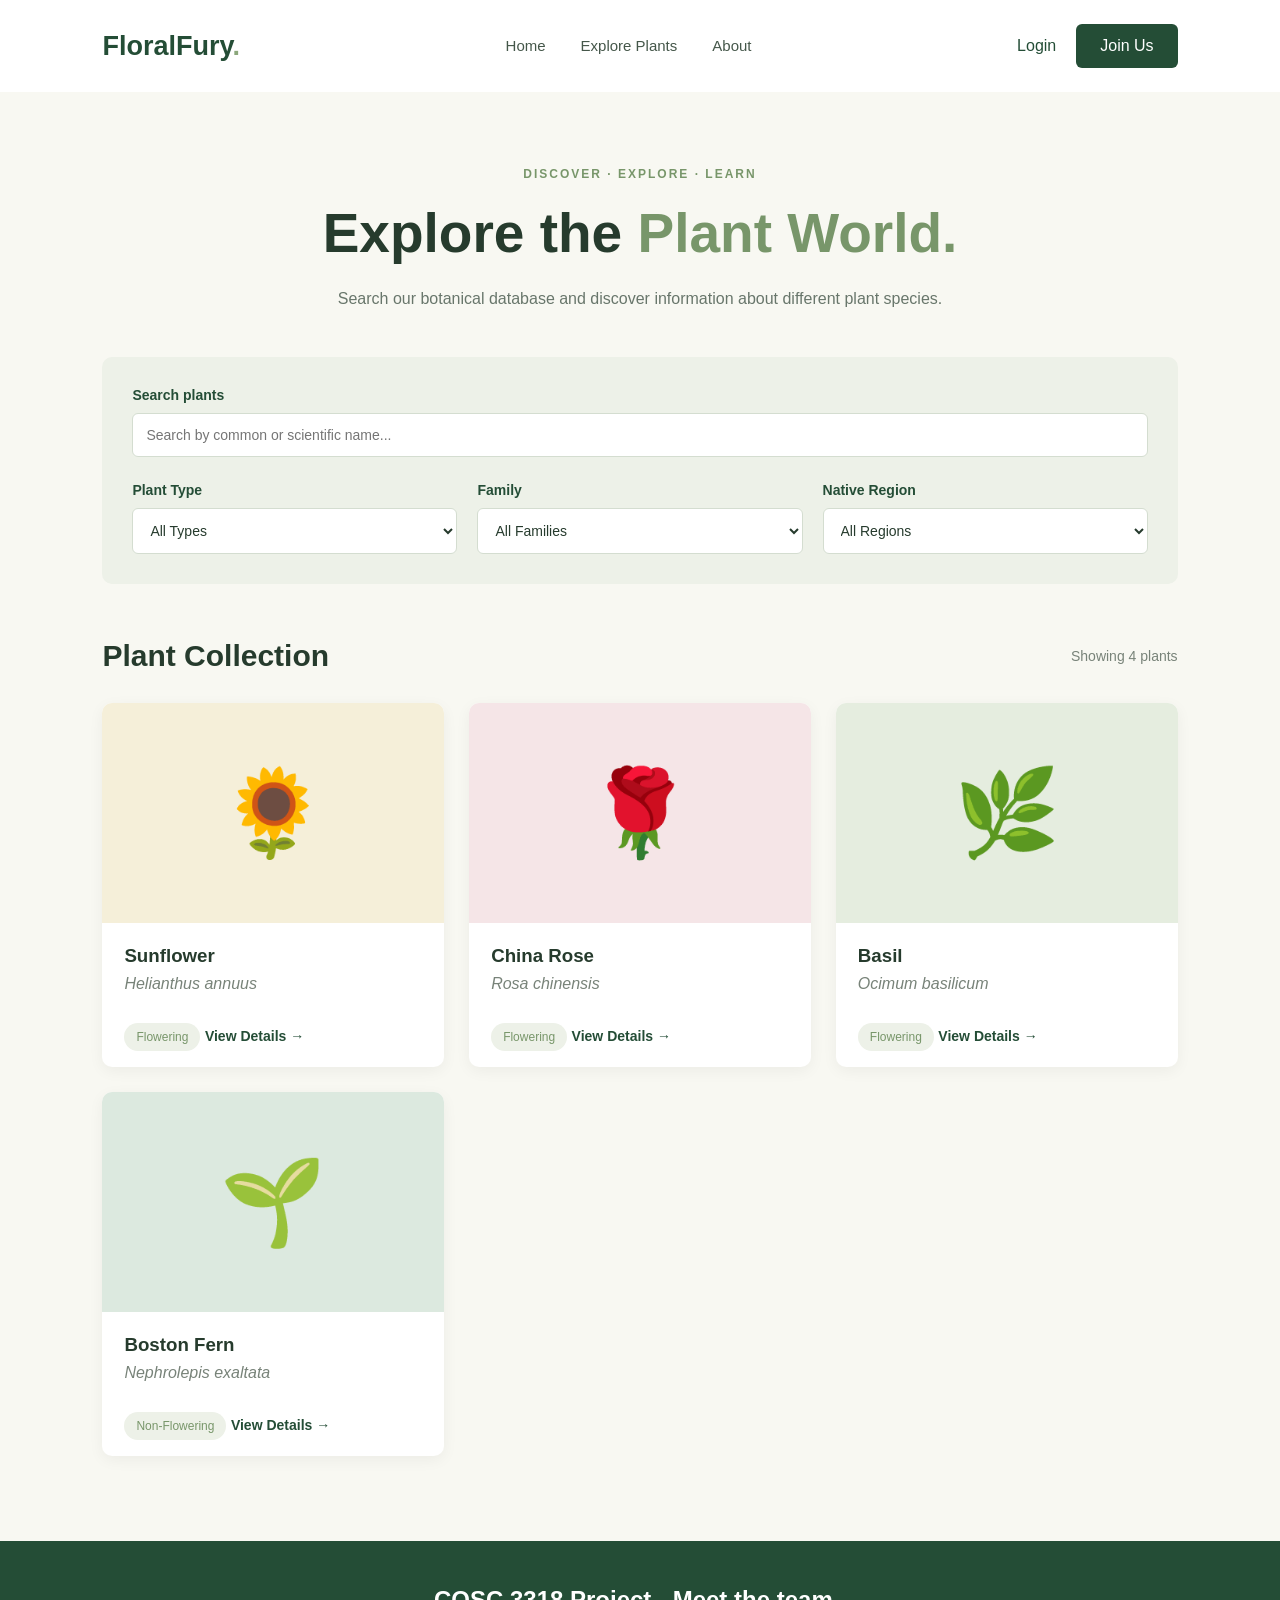
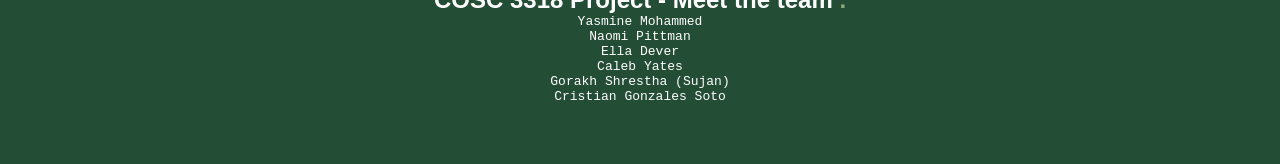
<file: PlantDatabaseTest/src/website/plants.html>
<!DOCTYPE html>
<html lang="en">

<head>
    <meta charset="UTF-8">
    <meta name="viewport" content="width=device-width, initial-scale=1.0">

    <title>FloralFury | Explore Plants</title>

    <link rel="stylesheet" href="css/style.css">
</head>

<body>

    <!-- Navigation -->
    <header>
        <nav class="navbar">
            <a href="index.html" class="logo">
                FloralFury<span>.</span>
            </a>

            <ul class="nav-links">
                <li><a href="index.html">Home</a></li>
                <li><a href="plants.html">Explore Plants</a></li>
                <li><a href="#">About</a></li>
            </ul>

            <div class="nav-buttons">
                <a href="login.html" class="login-btn">Login</a>
                <a href="register.html" class="register-btn">Join Us</a>
            </div>
        </nav>
    </header>

    <main>

        <!-- Catalog Heading -->
        <section class="catalog-header">
            <p class="eyebrow">DISCOVER · EXPLORE · LEARN</p>
            <h1>Explore the <span>Plant World.</span></h1>
            <p>
                Search our botanical database and discover information
                about different plant species.
            </p>
        </section>

        <!-- Search and Filters -->
        <section class="catalog-controls">

            <div class="search-container">
                <label for="plant-search">Search plants</label>
                <input
                    type="text"
                    id="plant-search"
                    placeholder="Search by common or scientific name..."
                >
            </div>

            <div class="filter-container">

                <div class="filter-group">
                    <label for="type-filter">Plant Type</label>
                    <select id="type-filter">
                        <option value="">All Types</option>
                        <option value="Flowering">Flowering</option>
                        <option value="Non-Flowering">Non-Flowering</option>
                    </select>
                </div>

                <div class="filter-group">
                    <label for="family-filter">Family</label>
                    <select id="family-filter">
                        <option value="">All Families</option>
                        <option value="Asteraceae">Asteraceae</option>
                        <option value="Rosaceae">Rosaceae</option>
                        <option value="Lamiaceae">Lamiaceae</option>
                        <option value="Nephrolepidaceae">Nephrolepidaceae</option>
                    </select>
                </div>

                <div class="filter-group">
                    <label for="continent-filter">Native Region</label>
                    <select id="continent-filter">
                        <option value="">All Regions</option>
                        <option value="North America">North America</option>
                        <option value="Asia">Asia</option>
                        <option value="Tropical Americas">Tropical Americas</option>
                    </select>
                </div>

            </div>

        </section>

        <!-- Plant Results -->
        <section class="catalog-results">

            <div class="catalog-results-heading">
                <h2>Plant Collection</h2>
                <p id="results-count">Showing 4 plants</p>
            </div>

            <div class="plant-grid" id="plant-grid">

                <article class="plant-card"
                    data-name="sunflower"
                    data-scientific="helianthus annuus"
                    data-type="Flowering"
                    data-family="Asteraceae"
                    data-continent="North America">

                    <div class="plant-placeholder sunflower">
                        <span>🌻</span>
                    </div>

                    <div class="plant-card-content">
                        <h3>Sunflower</h3>
                        <p>Helianthus annuus</p>
                        <span>Flowering</span>

                        <a href="plant-details.html?id=1001" class="details-link">
                            View Details →
                        </a>
                    </div>
                </article>

                <article class="plant-card"
                    data-name="china rose"
                    data-scientific="rosa chinensis"
                    data-type="Flowering"
                    data-family="Rosaceae"
                    data-continent="Asia">

                    <div class="plant-placeholder china-rose">
                        <span>🌹</span>
                    </div>

                    <div class="plant-card-content">
                        <h3>China Rose</h3>
                        <p>Rosa chinensis</p>
                        <span>Flowering</span>

                        <a href="plant-details.html?id=1002" class="details-link">
                            View Details →
                        </a>
                    </div>
                </article>

                <article class="plant-card"
                    data-name="basil"
                    data-scientific="ocimum basilicum"
                    data-type="Flowering"
                    data-family="Lamiaceae"
                    data-continent="Asia">

                    <div class="plant-placeholder basil">
                        <span>🌿</span>
                    </div>

                    <div class="plant-card-content">
                        <h3>Basil</h3>
                        <p>Ocimum basilicum</p>
                        <span>Flowering</span>

                        <a href="plant-details.html?id=1003" class="details-link">
                            View Details →
                        </a>
                    </div>
                </article>

                <article class="plant-card"
                    data-name="boston fern"
                    data-scientific="nephrolepis exaltata"
                    data-type="Non-Flowering"
                    data-family="Nephrolepidaceae"
                    data-continent="Tropical Americas">

                    <div class="plant-placeholder fern">
                        <span>🌱</span>
                    </div>

                    <div class="plant-card-content">
                        <h3>Boston Fern</h3>
                        <p>Nephrolepis exaltata</p>
                        <span>Non-Flowering</span>

                        <a href="plant-details.html?id=1004" class="details-link">
                            View Details →
                        </a>
                    </div>
                </article>

            </div>

            <p id="no-results" class="no-results" hidden>
                No plants match your search. Try changing your search or filters.
            </p>

        </section>

    </main>

    <!-- Footer -->
    <footer>
        <h2>COSC 3318 Project - Meet the team <span>.</span></h2>
        <pre>
Yasmine Mohammed
Naomi Pittman
Ella Dever
Caleb Yates
Gorakh Shrestha (Sujan)
Cristian Gonzales Soto
        </pre>
    </footer>

    <script src="js/plants.js" defer></script>

</body>
</html>
</file>
<file: PlantDatabaseTest/src/website/css/style.css>
/* General settings */

* {
    margin: 0;
    padding: 0;
    box-sizing: border-box;
}

body {
    font-family: Arial, Helvetica, sans-serif;
    background-color: #f8f8f2;
    color: #263b2d;
}

/* Navigation */

.navbar {
    display: flex;
    justify-content: space-between;
    align-items: center;
    padding: 24px 8%;
    background-color: #ffffff;
}

.logo {
    font-size: 27px;
    font-weight: bold;
    color: #244d36;
    text-decoration: none;
}

.logo span,
footer span {
    color: #8ba77b;
}

.nav-links {
    display: flex;
    list-style: none;
    gap: 35px;
}

.nav-links a {
    text-decoration: none;
    color: #45574a;
    font-size: 15px;
}

.nav-links a:hover {
    color: #78966a;
}

.nav-buttons {
    display: flex;
    align-items: center;
    gap: 20px;
}

.login-btn {
    text-decoration: none;
    color: #244d36;
}

.register-btn,
.primary-btn {
    background-color: #244d36;
    color: white;
    padding: 13px 24px;
    border-radius: 6px;
    text-decoration: none;
}

/* Hero section */

.hero {
    display: flex;
    align-items: center;
    justify-content: space-between;
    gap: 50px;
    padding: 90px 8%;
}

.hero-content {
    flex: 1;
}

.eyebrow {
    color: #78966a;
    font-size: 12px;
    font-weight: bold;
    letter-spacing: 2px;
    margin-bottom: 20px;
}

.hero h1 {
    font-size: clamp(42px, 5vw, 66px);
    line-height: 1.12;
    margin-bottom: 25px;
}

.hero h1 span {
    color: #78966a;
}

.hero-description {
    font-size: 17px;
    line-height: 1.8;
    color: #68766b;
    max-width: 530px;
    margin-bottom: 35px;
}

.hero-buttons {
    display: flex;
    gap: 15px;
    align-items: center;
}

.secondary-btn {
    text-decoration: none;
    color: #244d36;
    border: 1px solid #244d36;
    padding: 12px 24px;
    border-radius: 6px;
}

.hero-image {
    flex: 1;
}

.hero-image img {
    width: 100%;
    height: 430px;
    object-fit: cover;
    border-radius: 12px;
}

/* Introduction */

.introduction {
    text-align: center;
    padding: 75px 15%;
    background-color: #edf1e8;
}

.introduction h2,
.section-heading h2 {
    font-size: 34px;
    margin-bottom: 20px;
}

.introduction > p:last-child {
    max-width: 700px;
    margin: auto;
    line-height: 1.8;
    color: #68766b;
}

/* Featured plants */

.featured {
    padding: 85px 8%;
}

.section-heading {
    display: flex;
    justify-content: space-between;
    align-items: center;
    margin-bottom: 35px;
}

.section-heading a {
    color: #78966a;
    text-decoration: none;
}

.plant-grid {
    display: grid;
    grid-template-columns: repeat(3, 1fr);
    gap: 25px;
}

.plant-card {
    background-color: white;
    border-radius: 10px;
    overflow: hidden;
    box-shadow: 0 4px 15px rgba(0, 0, 0, 0.05);
}

.plant-card img {
    width: 100%;
    height: 240px;
    object-fit: cover;
}

.plant-card-content {
    padding: 22px;
}

.plant-card-content h3 {
    margin-bottom: 8px;
}

.plant-card-content p {
    color: #788379;
    font-style: italic;
    margin-bottom: 15px;
}

.plant-card-content span {
    font-size: 12px;
    color: #78966a;
    background-color: #edf1e8;
    padding: 7px 12px;
    border-radius: 20px;
}

/* Footer */

footer {
    text-align: center;
    padding: 45px 20px;
    background-color: #244d36;
    color: white;
}

footer p {
    margin-top: 12px;
    color: #d5dfd3;
}

.copyright {
    font-size: 12px;
    margin-top: 30px;
}

/* Responsive layout */

@media (max-width: 850px) {

    .navbar {
        flex-wrap: wrap;
        gap: 20px;
    }

    .hero {
        flex-direction: column;
        padding-top: 50px;
    }

    .hero-image img {
        height: 330px;
    }

    .plant-grid {
        grid-template-columns: repeat(2, 1fr);
    }
}

@media (max-width: 550px) {

    .nav-links {
        gap: 15px;
        flex-wrap: wrap;
    }

    .nav-buttons {
        width: 100%;
    }

    .plant-grid {
        grid-template-columns: 1fr;
    }

    .section-heading {
        align-items: flex-start;
        flex-direction: column;
        gap: 10px;
    }

    .hero-buttons {
        flex-wrap: wrap;
    }
}


/* Plant Catalog */

.catalog-header {
    text-align: center;
    padding: 75px 8% 45px;
}

.catalog-header h1 {
    font-size: clamp(36px, 5vw, 55px);
    margin-bottom: 20px;
}

.catalog-header h1 span {
    color: #78966a;
}

.catalog-header > p:last-child {
    color: #68766b;
    line-height: 1.7;
    max-width: 650px;
    margin: auto;
}

/* Search and filters */

.catalog-controls {
    margin: 0 8% 55px;
    padding: 30px;
    background-color: #edf1e8;
    border-radius: 10px;
}

.search-container {
    margin-bottom: 25px;
}

.search-container label,
.filter-group label {
    display: block;
    font-weight: bold;
    font-size: 14px;
    margin-bottom: 10px;
    color: #244d36;
}

.search-container input,
.filter-group select {
    width: 100%;
    padding: 13px;
    border: 1px solid #d4ddd0;
    border-radius: 6px;
    background-color: white;
    font-size: 14px;
    color: #263b2d;
}

.search-container input:focus,
.filter-group select:focus {
    outline: 2px solid #78966a;
    border-color: transparent;
}

.filter-container {
    display: grid;
    grid-template-columns: repeat(3, 1fr);
    gap: 20px;
}

/* Results */

.catalog-results {
    padding: 0 8% 85px;
}

.catalog-results-heading {
    display: flex;
    justify-content: space-between;
    align-items: center;
    margin-bottom: 30px;
}

.catalog-results-heading h2 {
    font-size: 30px;
}

.catalog-results-heading p {
    color: #788379;
    font-size: 14px;
}

/* Placeholder plant illustrations */

.plant-placeholder {
    height: 220px;
    display: flex;
    align-items: center;
    justify-content: center;
}

.plant-placeholder span {
    font-size: 85px;
}

.sunflower {
    background-color: #f5efd9;
}

.china-rose {
    background-color: #f5e5e7;
}

.basil {
    background-color: #e5eddf;
}

.fern {
    background-color: #dce9df;
}

/* Details link */

.details-link {
    display: inline-block;
    margin-top: 20px;
    color: #244d36;
    text-decoration: none;
    font-weight: bold;
    font-size: 14px;
}

.details-link:hover {
    color: #78966a;
}

.no-results {
    text-align: center;
    padding: 45px 10px;
    color: #68766b;
}

/* Catalog responsive layout */

@media (max-width: 850px) {
    .filter-container {
        grid-template-columns: 1fr 1fr;
    }
}

@media (max-width: 550px) {
    .catalog-header {
        padding-top: 50px;
    }

    .catalog-controls {
        margin: 0 5% 40px;
        padding: 20px;
    }

    .filter-container {
        grid-template-columns: 1fr;
    }

    .catalog-results {
        padding-left: 5%;
        padding-right: 5%;
    }

    .catalog-results-heading {
        align-items: flex-start;
        flex-direction: column;
        gap: 10px;
    }
}
</file>
